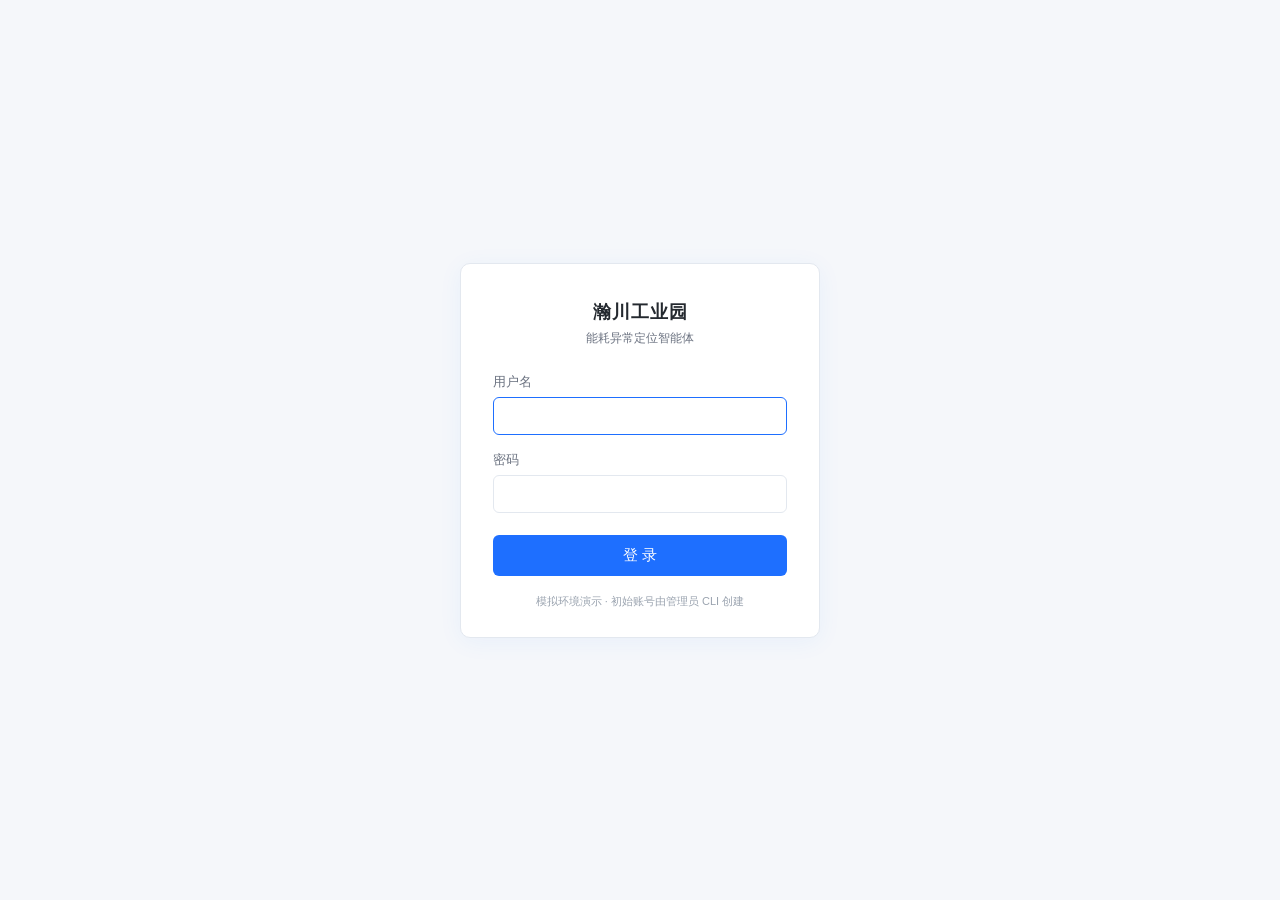
<file: app/static/login.html>
<!DOCTYPE html>
<html lang="zh-CN">
<head>
  <meta charset="UTF-8">
  <meta name="viewport" content="width=device-width, initial-scale=1.0">
  <title>登录 · 瀚川工业园能耗异常定位智能体</title>
  <style>
    * { box-sizing: border-box; margin: 0; padding: 0; }
    body {
      font-family: "PingFang SC", "Microsoft YaHei", "Segoe UI", sans-serif;
      background: #f5f7fa;
      height: 100vh;
      display: flex;
      align-items: center;
      justify-content: center;
      color: #24292f;
    }
    .card {
      width: 360px;
      background: #fff;
      border: 1px solid #e3e8ef;
      border-radius: 10px;
      padding: 36px 32px 28px;
      box-shadow: 0 4px 24px rgba(30, 111, 255, .06);
    }
    .brand { text-align: center; margin-bottom: 26px; }
    .brand h1 { font-size: 18px; letter-spacing: 1px; }
    .brand p { font-size: 12px; color: #6b7280; margin-top: 6px; }
    .field { margin-bottom: 16px; }
    .field label { display: block; font-size: 13px; color: #6b7280; margin-bottom: 6px; }
    .field input {
      width: 100%;
      padding: 10px 12px;
      border: 1px solid #e3e8ef;
      border-radius: 6px;
      font-size: 14px;
      font-family: inherit;
    }
    .field input:focus { outline: none; border-color: #1e6fff; }
    .btn {
      width: 100%;
      padding: 11px 0;
      background: #1e6fff;
      color: #fff;
      border: none;
      border-radius: 6px;
      font-size: 15px;
      cursor: pointer;
      margin-top: 6px;
    }
    .btn:disabled { background: #a8c6ff; cursor: not-allowed; }
    .err {
      display: none;
      background: #fdf1f0;
      color: #d93026;
      border: 1px solid #f2c4c1;
      border-radius: 6px;
      font-size: 13px;
      padding: 8px 12px;
      margin-bottom: 14px;
    }
    .foot { font-size: 11px; color: #9aa3af; text-align: center; margin-top: 18px; }
  </style>
</head>
<body>
  <div class="card">
    <div class="brand">
      <h1>瀚川工业园</h1>
      <p>能耗异常定位智能体</p>
    </div>
    <div class="err" id="err"></div>
    <div class="field">
      <label for="username">用户名</label>
      <input id="username" autocomplete="username" autofocus>
    </div>
    <div class="field">
      <label for="password">密码</label>
      <input id="password" type="password" autocomplete="current-password">
    </div>
    <button class="btn" id="btn">登 录</button>
    <div class="foot">模拟环境演示 · 初始账号由管理员 CLI 创建</div>
  </div>

  <script>
    "use strict";
    const errBox = document.getElementById("err");
    const btn = document.getElementById("btn");

    function showErr(msg) {
      errBox.textContent = msg;
      errBox.style.display = "block";
    }

    async function login() {
      errBox.style.display = "none";
      const username = document.getElementById("username").value.trim();
      const password = document.getElementById("password").value;
      if (!username || !password) { showErr("请输入用户名和密码"); return; }
      btn.disabled = true;
      try {
        const resp = await fetch("/api/auth/login", {
          method: "POST",
          headers: {
            "Content-Type": "application/json",
            "X-Requested-With": "XMLHttpRequest",   // CSRF 校验头
          },
          body: JSON.stringify({ username, password }),
        });
        if (!resp.ok) {
          const data = await resp.json().catch(() => ({}));
          showErr(data.message || "登录失败，请重试");
          return;
        }
        // 回跳到来源页（仅接受站内绝对路径，防开放重定向）
        const next = new URLSearchParams(location.search).get("next") || "";
        const target = (next.startsWith("/") && !next.startsWith("//")) ? next : "/";
        location.href = target;    // 登录成功
      } catch (e) {
        showErr("网络连接异常，请检查网络后重试");
      } finally {
        btn.disabled = false;
      }
    }

    btn.addEventListener("click", login);
    document.getElementById("password").addEventListener("keydown", (e) => {
      if (e.key === "Enter") login();
    });
  </script>
</body>
</html>
</file>
